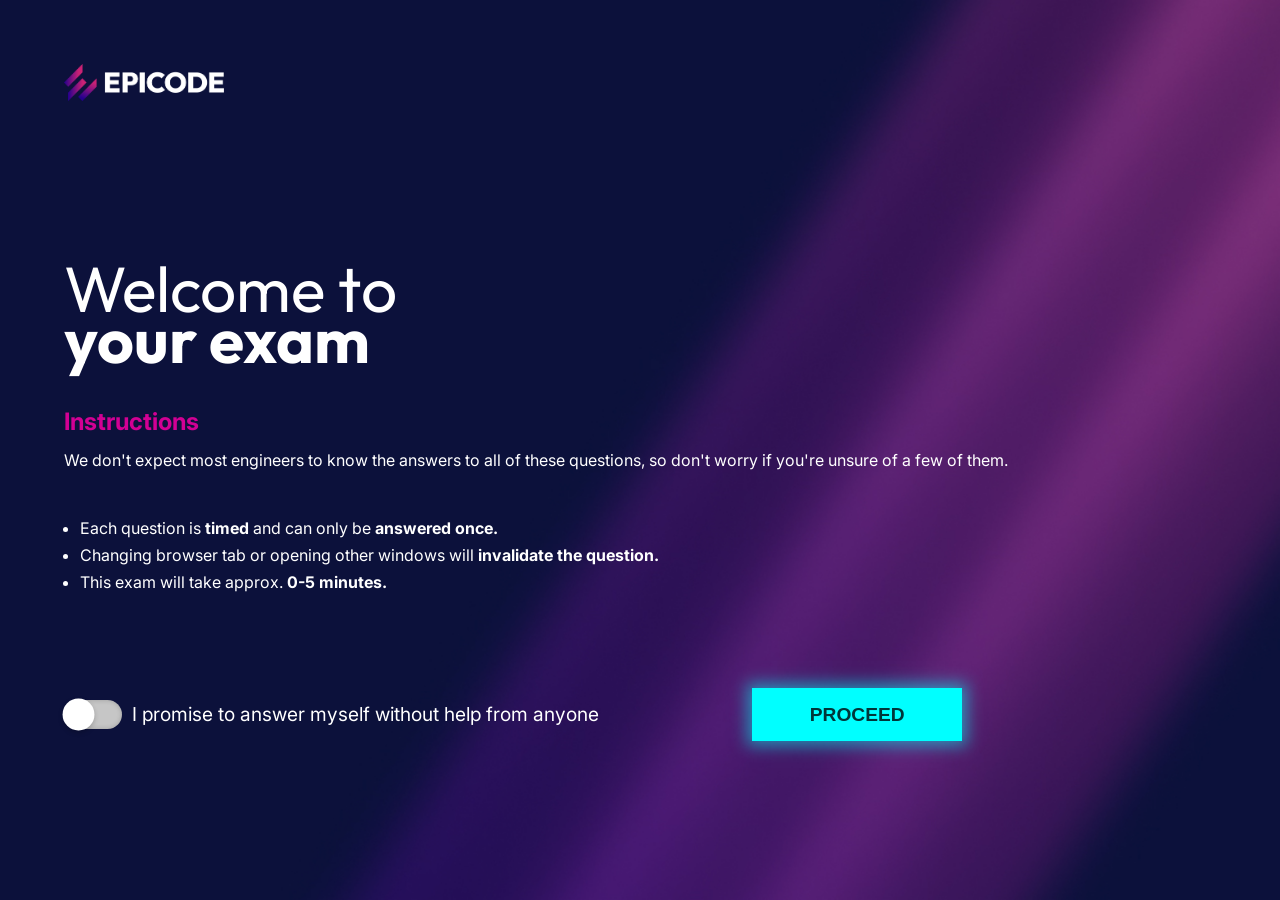
<file: index.html>
<!doctype html>
<html lang="en">
  <head>
    <meta charset="UTF-8" />
    <meta name="viewport" content="width=device-width, initial-scale=1.0" />
    <title>Welcome</title>
    <link rel="stylesheet" href="./assets/style/reset-style.css" />
    <link rel="stylesheet" href="./assets/style/normalize.css" />
    <link rel="stylesheet" href="./assets/style/style-base.css" />
  </head>
  <body>
    <div class="contenitore-generale">
      <header>
        <div class="logo">
          <img src="./assets/img/epicode_logo.png" alt="Logo Epicode" />
        </div>
      </header>
      <main>
        <!-- titolo -->
        <section id="welcome-section">
          <h1>
            Welcome to <br />
            <span class="text-bold">your exam</span>
          </h1>
          <!-- istruzioni -->
          <h4>Instructions</h4>
          <p>
            We don't expect most engineers to know the answers to all of these questions, so don't
            worry if you're unsure of a few of them.
          </p>
          <!-- lista -->
          <ul>
            <li>
              Each question is <span class="text-bold">timed</span> and can only be
              <span class="text-bold">answered once.</span>
            </li>
            <li>
              Changing browser tab or opening other windows will
              <span class="text-bold">invalidate the question.</span>
            </li>
            <li>This exam will take approx. <span class="text-bold">0-5 minutes.</span></li>
          </ul>
        </section>
        <!-- Promessa e bottone -->
        <section>
          <form id="form-welcome" action="./pagina-test.html">
            <label for="checkbox-promise">
              <input type="checkbox" id="checkbox-promise" required />
              <span class="checkmark"></span>
              <span>I promise to answer myself without help from anyone</span>
            </label>
            <button class="btn" type="submit">proceed</button>
          </form>
        </section>
      </main>
      <footer></footer>
    </div>
    <script src="./assets/script/script.js"></script>
  </body>
</html>
</file>
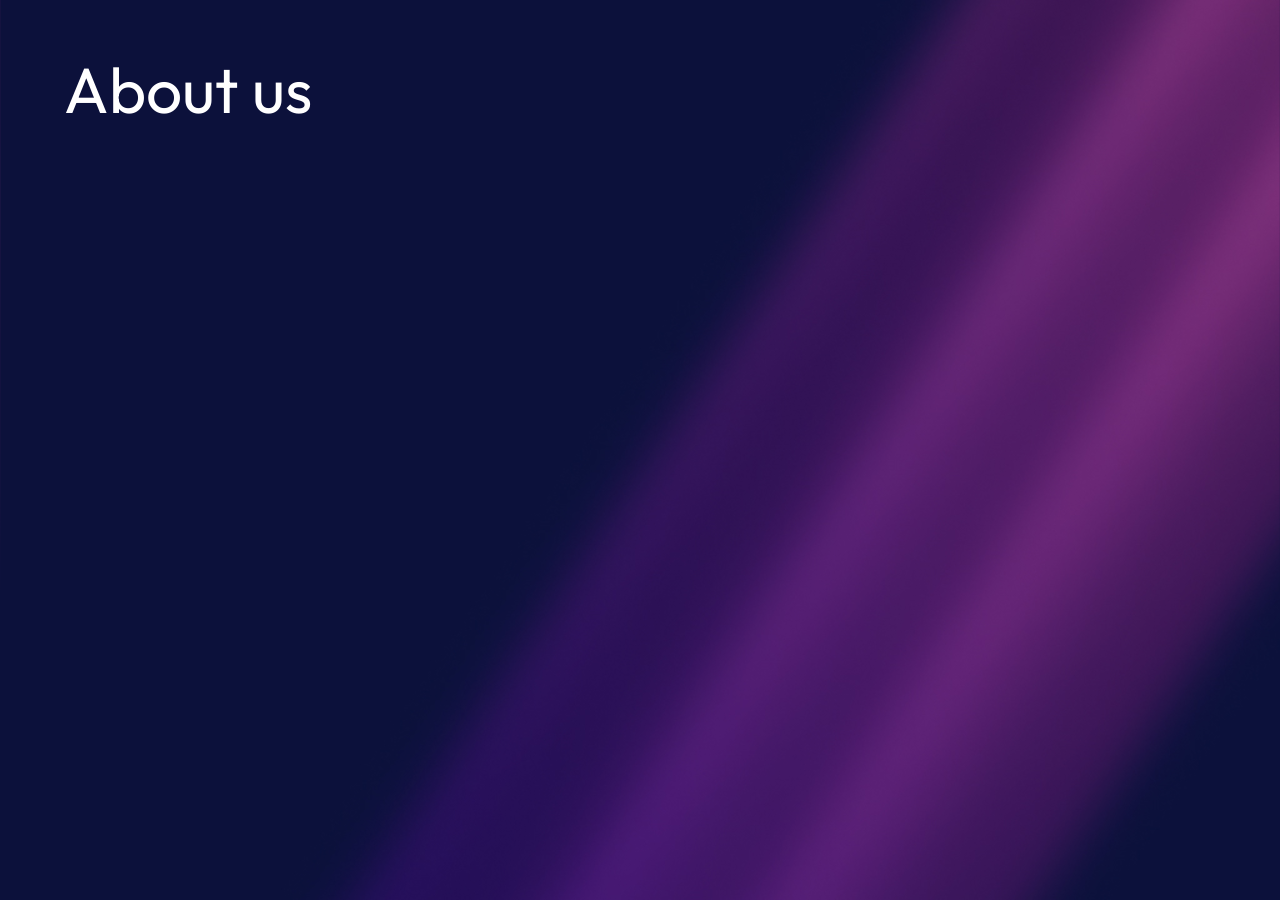
<file: pagina-moreInfo.html>
<!doctype html>
<html lang="en">
  <head>
    <meta charset="UTF-8" />
    <meta name="viewport" content="width=device-width, initial-scale=1.0" />
    <title>About us</title>
    <link rel="stylesheet" href="./assets/style/reset-style.css" />
    <link rel="stylesheet" href="./assets/style/normalize.css" />
    <link rel="stylesheet" href="./assets/style/style-base.css" />
    <link rel="stylesheet" href="./assets/style/aboutUS.css" />
  </head>
  <body>
    <header>
      <h1 onclick="inizioAudio()" id="aboutUs">About us</h1>
    </header>
    <main>
      <div class="gallery">
        <figure>
          <img src="./assets/Foto nostre/Gianni.png " class="foto" />
          <figcaption></figcaption>
        </figure>
        <figure>
          <img src="./assets/Foto nostre/Kevin.jpg" class="foto" />
          <figcaption></figcaption>
        </figure>
        <figure>
          <img src="./assets/Foto nostre/Niccolo.JPG" class="foto" />

          <figcaption></figcaption>
        </figure>
        <figure>
          <img src="./assets/Foto nostre/Martina.jpg" class="foto" />
          <figcaption></figcaption>
        </figure>
        <figure>
          <img src="./assets/Foto nostre/FotoMia.jpeg" class="foto" />
          <figcaption></figcaption>
        </figure>
      </div>
    </main>
    <footer></footer>
    <script src="./assets/script/script.js"></script>
    <script src="./assets/script/audio.js"></script>
  </body>
</html>
</file>
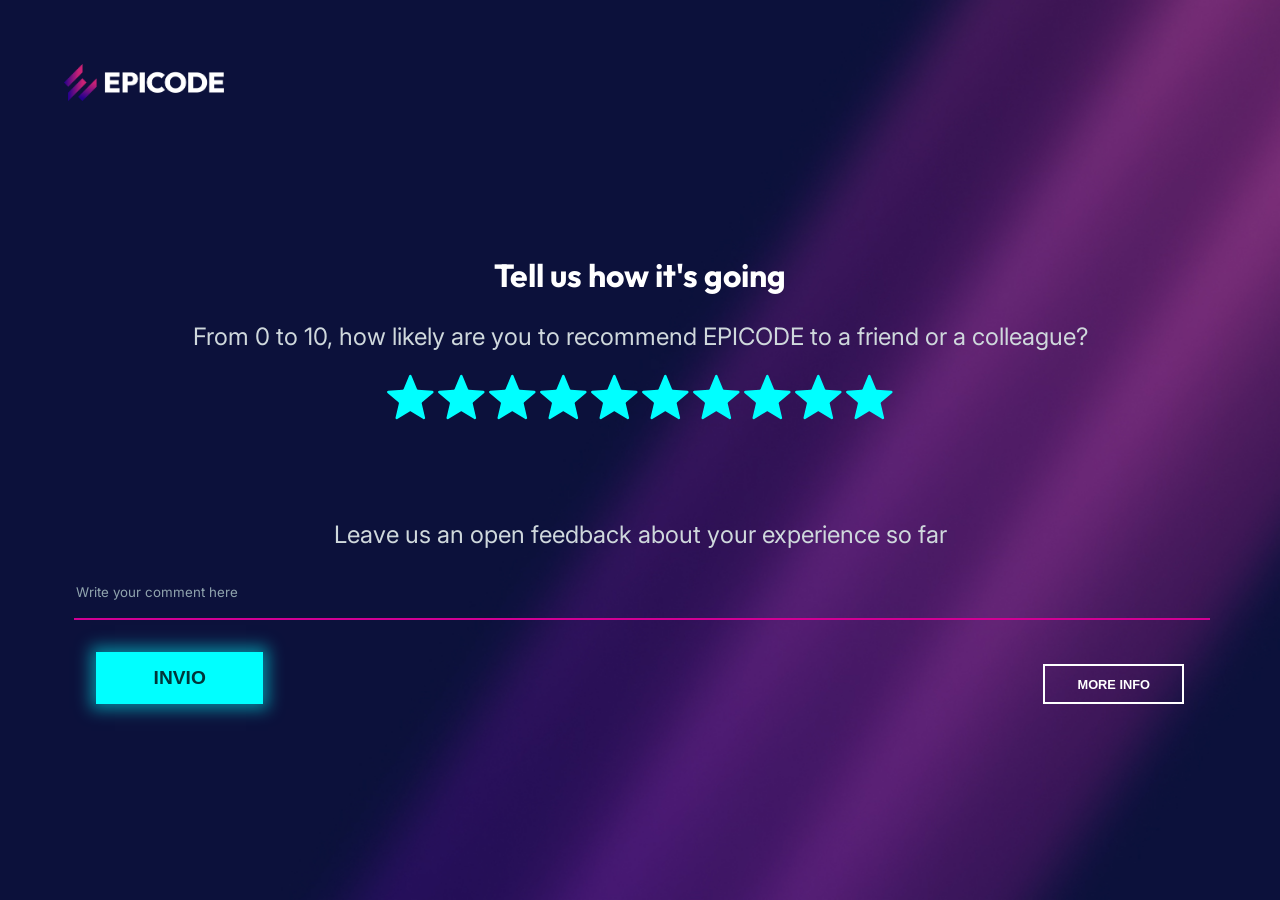
<file: paginafeedback.html>
<!doctype html>
<html lang="it">
  <head>
    <meta charset="UTF-8" />
    <title>Feedback EPICODE</title>
    <link rel="stylesheet" href="./assets/style/reset-style.css" />
    <link rel="stylesheet" href="./assets/style/normalize.css" />
    <link rel="stylesheet" href="./assets/style/style-base.css" />
  </head>
  <body>
    <div class="contenitore-generale">
      <header class="header">
        <div class="logo">
          <img src="./assets/img/epicode_logo.png" alt="Logo Epicode" />
        </div>
      </header>
      <main class="text-center">
        <h2>Tell us how it's going</h2>

        <p class="subtitle">
          From 0 to 10, how likely are you to recommend EPICODE to a friend or a
          colleague?
        </p>

        <div id="stelline"></div>

        <p class="subtitle">
          Leave us an open feedback about your experience so far
        </p>

        <div class="feedback-box">
          <textarea placeholder="Write your comment here"></textarea>
        </div>
        <div id="btn-pagina-feedback">
          <button class="btn" id="btn-invio" onclick="invioAlert()">
            INVIO
          </button>
          <button id="btn-more-info" onclick="apriPaginaInfo()">
            MORE INFO
          </button>
        </div>
      </main>
    </div>
    <script src="./assets/script/script-stelle.js"></script>
    <script src="./assets/script/script.js"></script>
  </body>
</html>
</file>
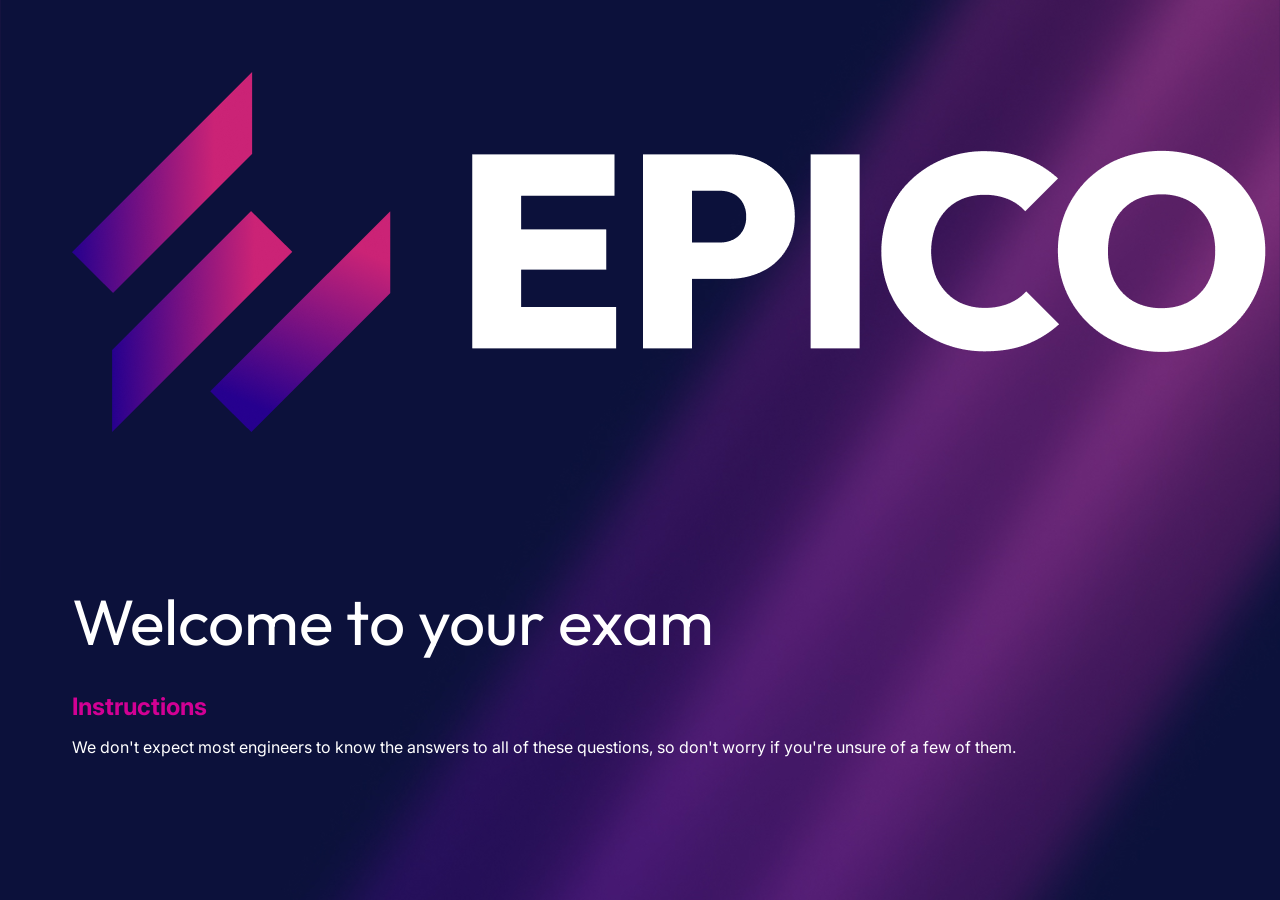
<file: welcome-page.html>
<!doctype html>
<html lang="en">
  <head>
    <meta charset="UTF-8" />
    <meta name="viewport" content="width=device-width, initial-scale=1.0" />
    <title>Welcome</title>
    <link rel="stylesheet" href="./assets/style/style-base.css" />
  </head>
  <body>
    <div class="contenitore-generale">
      <header>
        <img class="logo" src="./assets/img/epicode_logo.png" alt="" />
      </header>
      <main>
        <h1>Welcome to your exam</h1>
        <div>
          <h4>Instructions</h4>
          <p>
            We don't expect most engineers to know the answers to all of these
            questions, so don't worry if you're unsure of a few of them.
          </p>
        </div>
      </main>
      <footer></footer>
    </div>
  </body>
</html>
</file>
<file: assets/style/style-base.css>
@import url("https://fonts.googleapis.com/css2?family=Inter:ital,opsz,wght@0,14..32,100..900;1,14..32,100..900&family=Outfit:wght@100..900&display=swap");
/*GENERALE*/
body {
  background-image: url(../img/bg.jpg);
  background-size: cover;
  color: white;
  font-family: "Inter", sans-serif;
  font-optical-sizing: auto;
  font-weight: 400;
  font-style: normal;
}

header {
  margin-bottom: 10em;
}

h1,
h2,
h3 {
  font-family: "Outfit", sans-serif;
  font-optical-sizing: auto;
  font-weight: 400;
  font-style: normal;
  line-height: 0.8em;
}

h1 {
  font-size: 4em;
  margin-bottom: 0.7em;
}

h2 {
  font-size: 2em;
  font-weight: 700;
}
h4 {
  color: #d20094;
  font-size: 1.5em;
  margin: 0;
}

.no-display {
  display: none;
}

.text-center {
  text-align: center;
}

.text-bold {
  font-weight: 700;
}

.logo {
  display: inline-block;
  width: fit-content;
}

.logo img {
  width: 10em;
}

label {
  font-size: 1.2em;
}

.contenitore-generale {
  max-width: 1300px;
  margin: 0 auto;
  padding: 4em;
}
/* Bottoni generali + bottone per mandare avanti le domande */
/* Bottoni azzurri */
.btn {
  text-transform: uppercase;
  padding: 0.8em 3em;
  border: none;
  background-color: #00ffff;
  color: #00363a;
  font-weight: 600;
  font-size: 1.2em;
  cursor: pointer;
  transition: 0.3s;
  box-shadow: 0 0 15px 5px #00ffff80;
}

/* Bottoni Bianchi */
button,
#prossima-domanda {
  background: transparent;
  color: white;
  border: 2px solid white;
  padding: 18px 60px;
  font-size: 1.8rem;
  font-weight: 700;
  cursor: pointer;
  transition: 0.3s ease;
}

button:hover {
  background: white;
  color: #00363a;
}

/* Specifiche per il bottone prossima domanda */
#prossima-domanda {
  text-transform: uppercase;
  font-size: 1.1em;
}

#prossima-domanda:hover {
  color: #900080;
  background-color: #fff;
}

/* WELCOME PAGE */
#welcome-section ul {
  margin: 3em 1em;
  list-style-type: disc;
}
#welcome-section li {
  margin-bottom: 0.5em;
}

#form-welcome {
  margin-top: 6em;
  display: flex;
}

/* CSS checkbox welcome page */
label[for="checkbox-promise"] {
  position: relative;
  display: inline-flex;
  align-items: center;
  gap: 10px;
  cursor: pointer;
}

#checkbox-promise {
  opacity: 0;
  position: absolute;
}

.checkmark {
  position: relative;
  width: 3em;
  height: 1.5em;
  background: #c6c6c6;
  border-radius: 20px;
  transition: 0.5s;
  box-shadow: inset 0 0 5px rgba(0, 0, 0, 0.2);
  display: inline-block;
}

.checkmark::before {
  content: "";
  position: absolute;
  width: 1.5em;
  height: 1.5em;
  border-radius: 50%;
  background: #fff;
  top: 0;
  left: 0;
  transform: scale(1.1);
  box-shadow: 0 2px 5px rgba(0, 0, 0, 0.2);
  transition: 0.5s;
}

#checkbox-promise:checked + .checkmark {
  background: #00ffff;
}

#checkbox-promise:checked + .checkmark::before {
  left: 1.5em;
}

#spiegazione-progressiva {
  text-align: left;
  font-style: italic;
  font-weight: 300;
  font-size: 0.9rem;
}

/* DROPDOWN MENÙ SELEZIONE DIFFICOLTÀ*/

.dropdown {
  position: relative;
  display: inline-block;
  margin-left: 0.2em;
}

/* Show the dropdown content on hover */
.dropdown:hover .dropdown-content {
  display: block;
}

#dropbtn,
.dropdown-content {
  text-transform: uppercase;
  color: #fff;
  background-color: rgba(255, 255, 255, 0.1);
  backdrop-filter: blur(5px);
  border: 1px solid rgba(255, 255, 255, 0.2);
  cursor: pointer;
  min-width: 180px;
  max-width: 180px;
}

/* Dropdown content */
.dropdown-content {
  text-transform: uppercase;
  display: none;
  position: absolute;
  border-radius: 1em;
  height: fit-content;
}

/* Change background color of dropdown button on hover */
.dropdown:hover #dropbtn {
  background-color: #d20094;
}

/* Style the dropdown button */
#dropbtn {
  border-radius: 2em;
  padding: 1em;
  margin-bottom: 0.2em;
  font-size: 1em;
  font-weight: 400;
  display: flex;
  justify-content: space-between;

  /* box-shadow: 0 -1px 0 2px #fff; */
}

.dropdown-content ul {
  padding: 0;
  margin: 0;
  list-style-type: none;
}
.dropdown-content li {
  color: rgb(255, 255, 255);
  padding: 0.6em 1em 0.6em;
  text-decoration: none;
}

/* Links inside dropdown content */
.dropdown-content li:first-child {
  border-radius: 1em 1em 0 0;
  padding-top: 0.8em;
}
.dropdown-content li:last-child {
  border-radius: 0 0 1em 1em;
}

/* Change color of dropdown links on hover */
.dropdown-content li:hover {
  background-color: #19dbe3;
  color: black;
}

/* TEST */

#form-welcome button {
  margin-left: 8em;
  display: inline-block;
}

#form-difficoltà #scelta {
  font-size: 1.3em;
  margin: 0 1em 0 0.2em;
  border: 1px solid rgba(255, 255, 255, 0.2);
  border-radius: 1em;
  background: rgba(255, 255, 255, 0.1);
  backdrop-filter: blur(10px);
  color: white;
  text-transform: uppercase;
  text-align: center;
}

#form-domande {
  max-width: 900px;
  margin: 40px auto;
  text-align: center;
}

#form-domande div {
  display: inline-block;
  width: 40%;
  padding: 1em;
}
#form-domande div:last-child {
  display: block;
  width: 100%;
  padding: 0;
  text-transform: uppercase;
  margin-top: 2em;
}

.btn-risposte {
  width: 100%;
  padding: 0.8em 3em;
  border: none;
  box-shadow:
    0 -1px 0px 2px #ffffff97,
    0 -1px 0px 2px #ffffff33;
  border-radius: 50px;
  color: #fff;
  background-color: rgba(255, 255, 255, 0.1);
  font-weight: 600;
  font-size: 1em;
  cursor: pointer;
  margin-bottom: 1em;
}

.btn-risposte:hover {
  background: linear-gradient(to bottom, #d20094, #900080);
  color: #fff;
}

#scelta option {
  font-size: 0.9em;
}

#form-difficoltà .btn {
  margin: 3em auto;
  display: block;
  width: fit-content; /* Centra il button */
}

/* PAGINA RISULTATI TEST */

#question-count {
  font-family: "Outfit", sans-serif;
  font-size: 1.2em;
  text-align: center;
}

#question-count span {
  color: #d20094;
}

.results-page header {
  margin: 0;
}

.results-page {
  width: 100%;
  position: relative;
}

.content {
  margin-top: 3em;
  height: 600px;
  box-sizing: border-box;
}

.grafico {
  position: relative;
  width: 600px;
  display: inline-block;
}

.side {
  vertical-align: top;
  margin-top: 10em;
  display: inline-block;
  width: 340px;
  text-align: center;
  vertical-align: center;
}

.side h2 {
  font-size: 4rem;
  font-weight: 300;
  margin-bottom: 10px;
}

.side .percent {
  font-size: 4.2rem;
  font-weight: 800;
  line-height: 1;
  margin-bottom: 8px;
}

.side p {
  font-size: 1.8rem;
  color: #e8e8e8;
}

.punteggio-domande {
  background-color: rgba(82, 74, 233, 0.125);
  border-radius: 2em;
}

.punteggio-domande h2 {
  margin-bottom: 0;
}

.punteggio-domande div {
  display: inline-block;
  width: 33%;
  text-align: center;
  padding: 1em 0;
  border-right: 1px solid rgba(255, 255, 255, 0.517);
}

.punteggio-domande div:last-child {
  border: none;
}

.titolo {
  text-align: center;
}

.chart-inner {
  text-align: center;
}

.button-wrapper {
  margin-top: 50px;
  text-align: center;
}

.chart-inner h3 {
  font-size: 1.8rem;
  font-weight: 700;
  margin-bottom: 8px;
}

.chart-inner .highlight,
.chart-inner .highlight-bocciato {
  color: #19dbe3;
  font-size: 1.8rem;
  font-weight: 800;
  margin-bottom: 20px;
}
.chart-inner .highlight-bocciato {
  color: #d20094;
}

.chart-inner p {
  font-size: 1rem;
  line-height: 1.4;
  color: #f2f2f2;
  margin-bottom: 8px;
}

canvas {
  width: 600px;
  height: 600px;
}

.chart-inner {
  position: absolute;
  box-sizing: border-box;
  top: 10em;
  right: 0;
  padding: 0 8em;
}

/* CSS TIMER DOMANDE */
.timer-container {
  width: 150px;
  height: 150px;
  position: relative;
  float: right;
  margin: 20px;
  /* MI SERVE CHE PARTE NONE COSì ALL'INIZIO è NASCOSTO, ALLA PRIMA DOMANDA GLI ASSEGNO FLEX */
  display: none;
  justify-content: center;
  align-items: center;
}

.timer-bg {
  fill: none;
  stroke: #e0e0e07d;
  stroke-width: 8;
}

.progresso-timer {
  fill: none;
  stroke: #00ffff;
  stroke-width: 10;
  stroke-linecap: round;
  stroke-dasharray: 283;
  stroke-dashoffset: 0;
  transition: stroke-dashoffset 1s linear;
}

.numeri-timer {
  font-family: "Outfit", sans-serif;
  font-size: 3em;
  position: absolute;
  top: 50%;
  left: 50%;
  transform: translate(-50%, -50%);

  display: flex;
  flex-direction: column;
  align-items: center;
  justify-content: center;
  text-align: center;
  width: 100%;
  margin: 0;
}

#countdown-numero {
  font-family: "Outfit", sans-serif;
  font-size: 1em;
  font-weight: 700;
  line-height: 1;
  margin: 2px 0;
}

.testo-piccolo {
  font-size: 0.23em;
  font-weight: 400;
  color: #ffffff;
  letter-spacing: 1px;
}

.timer-svg {
  width: 100%;
  height: 100%;
}

#testo-domanda {
  text-align: center;
}

.risposta-corretta {
  background-color: forestgreen !important;
}

.risposta-errata {
  background-color: crimson !important;
}

.crimson-color {
  color: crimson;
}

/* PAGINA FEEDBACK */
.feedback-box {
  padding: 10px;
  margin-bottom: 20px;
}

textarea {
  width: 100%;
  background: transparent;
  color: white;
  resize: none;
  border: none;
  border-bottom: 2px solid #d20094;
  font-family: "Inter", sans-serif;
}

textarea::placeholder {
  color: #90a4ae;
  font-family: "Inter", sans-serif;
}

.subtitle {
  font-size: 1.5em;
  color: #cfd8dc;
  margin-bottom: 20px;
  line-height: 1.4;
}

#stelline {
  margin-bottom: 6em;
}

#testo-domanda h2 {
  text-align: left;
  font-weight: 350;
}

#box-domande-correzione {
  margin-top: 5em;
  background-color: rgba(82, 74, 233, 0.125);
  padding: 2em;
  border-radius: 2em;
}

#box-domande-correzione > div {
  margin-top: 2em;
}

/* serve per icone nella lista risposte corrette */

.green {
  color: rgb(43, 192, 5);
}

.red {
  color: rgb(240, 25, 25);
}

#box-domande-correzione i {
  padding-left: 3px;
}

.spiegazione {
  font-size: 0.9em;
  color: #b0bec5;
}

#btn-pagina-feedback {
  text-align: justify;
  padding: 0 2em;
}

#btn-more-info {
  float: right;
  font-size: 0.8em;
  padding: 0.8em 2.5em;
  margin-top: 1em;
}

.icona-lampadina {
  margin-right: 7px;
  font-size: 1.2em;
}
</file>
<file: assets/style/aboutUS.css>
@import url("https://fonts.googleapis.com/css2?family=Inter:ital,opsz,wght@0,14..32,100..900;1,14..32,100..900&family=Outfit:wght@100..900&display=swap");

body {
  background-image: url(../img/bg.jpg);
  background-size: cover;
  color: white;
  font-family: "Inter", sans-serif;
  font-optical-sizing: auto;
  font-weight: 400;
  font-style: normal;
}

.gallery {
  display: flex;
  gap: 30px;
  margin: 0 20em;
}

.foto {
  width: 15em;
  opacity: 0;
  transform: translateY(20px);
  transition: all 0.5s ease;
  height: 18em;
  object-fit: cover;
}

.foto.show {
  opacity: 1;
  transform: translateY(0);
}

figure {
  text-align: center;
}

#aboutUs {
  cursor: pointer;
}

h1 {
  margin-left: 1em;
}

figcaption {
  margin-top: 5px;
}
</file>
